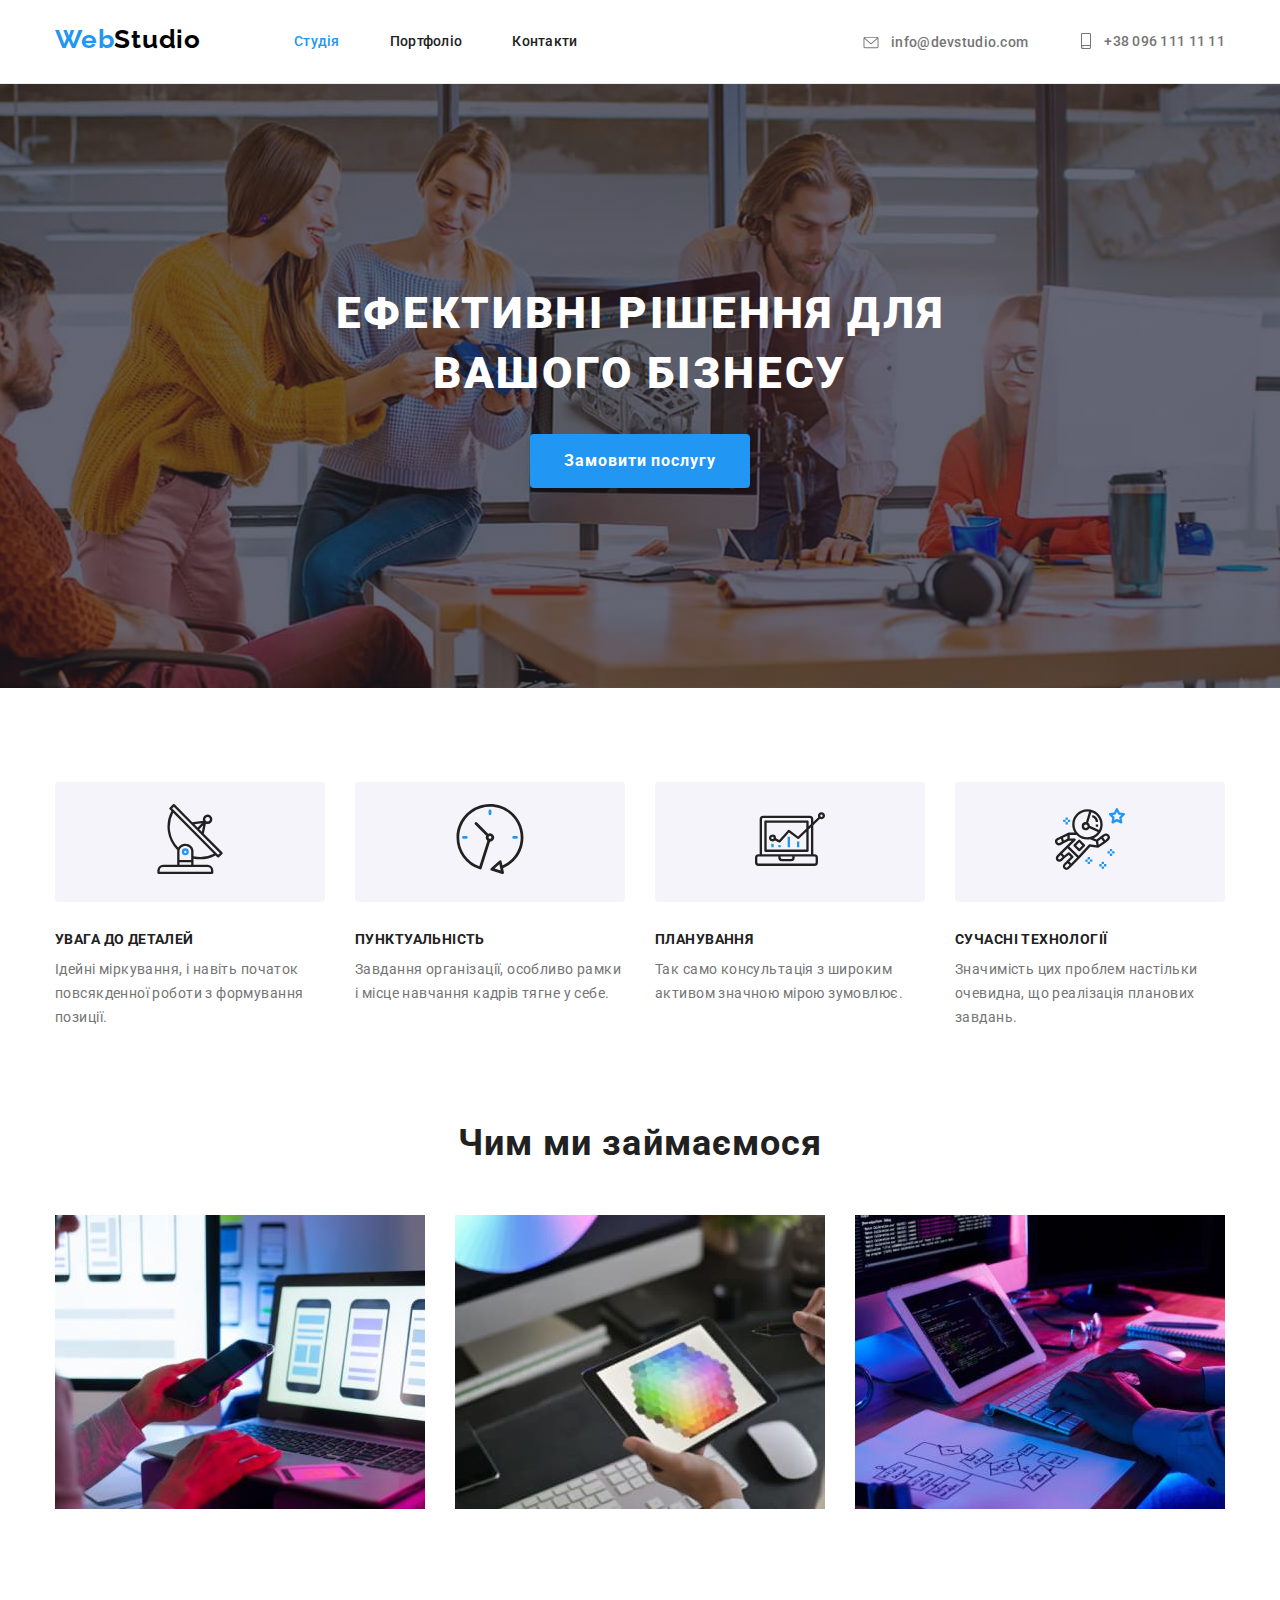
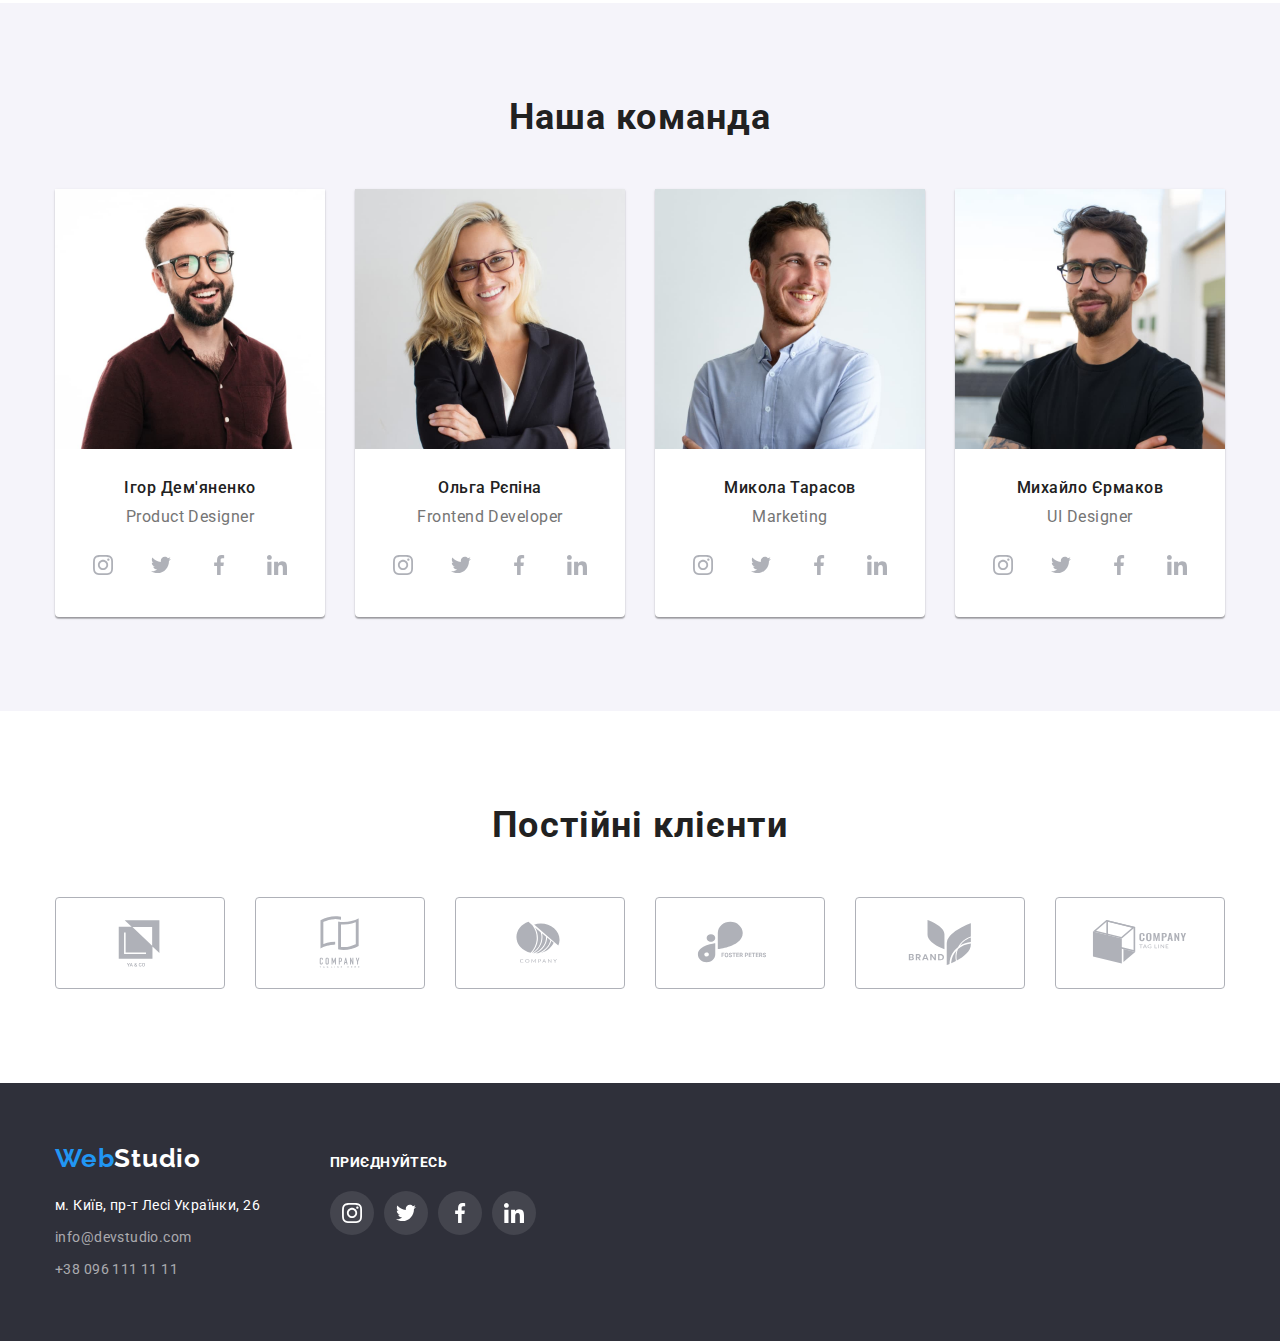
<file: index.html>
<!DOCTYPE html>
<html lang="uk">
  <head>
    <meta charset="UTF-8" />
    <meta http-equiv="X-UA-Compatible" content="IE=edge" />
    <meta name="viewport" content="width=device-width, initial-scale=1.0" />
    <title>Студія</title>
    <link rel="preconnect" href="https://fonts.googleapis.com" />
    <link rel="preconnect" href="https://fonts.gstatic.com" crossorigin />
    <link
      href="https://fonts.googleapis.com/css2?family=Montserrat:wght@400;700&family=Raleway:wght@700&family=Roboto:wght@400;500;700;900&display=swap"
      rel="stylesheet"
    />
    <link
      rel="stylesheet"
      href="https://cdnjs.cloudflare.com/ajax/libs/modern-normalize/1.1.0/modern-normalize.min.css"
    />
    <link rel="stylesheet" href="./css/style.css" />
  </head>
  <body>
    <header class="header-border">
      <div class="container-header container">
        <nav class="container-header">
          <a class="header-logo link" href="#"
            ><span class="logo">Web</span>Studio</a
          >
          <ul class="header-list list">
            <li class="header-item">
              <a class="header-link link current" href="#">Студія</a>
            </li>
            <li class="header-item">
              <a class="header-link link" href="./portfolio.html">Портфоліо</a>
            </li>
            <li class="header-item">
              <a class="header-link link" href="#">Контакти</a>
            </li>
          </ul>
        </nav>
        <ul class="contacts-list list">
          <li class="contacts-item">
            <a class="header-mail link" href="mailto:info@devstudio.com">
              <svg class="header-mail-icon" width="20" height="15">
                <use href="./images1/symbol-defs.svg#icon-envelope"></use>
              </svg>
              info@devstudio.com</a
            >
          </li>
          <li class="contacts-item">
            <a class="header-tel link" href="tel:+380961111111">
              <svg class="header-tel-icon" width="16" height="18">
                <use href="./images1/symbol-defs.svg#icon-smartphone"></use>
              </svg>
              +38 096 111 11 11</a
            >
          </li>
        </ul>
      </div>
    </header>
    <main>
      <section class="main-hero overlay">
        <div class="container">
          <h1 class="hero-text">Ефективні рішення для вашого бізнесу</h1>
          <button class="hero-btn" type="button">Замовити послугу</button>
        </div>
      </section>
      <section class="peculiarities-section section">
        <div class="container">
          <h2 class="visually-hidden">Наші особливості</h2>
          <ul class="peculiarities-list list">
            <li class="peculiarities-item icon-antenna">
              <h3 class="peculiarities">УВАГА ДО ДЕТАЛЕЙ</h3>
              <p class="peculiarities-text">
                Ідейні міркування, і навіть початок повсякденної роботи з
                формування позиції.
              </p>
            </li>
            <li class="peculiarities-item icon-clock">
              <h3 class="peculiarities">ПУНКТУАЛЬНІСТЬ</h3>
              <p class="peculiarities-text">
                Завдання організації, особливо рамки і місце навчання кадрів
                тягне у себе.
              </p>
            </li>
            <li class="peculiarities-item icon-diagrama">
              <h3 class="peculiarities">ПЛАНУВАННЯ</h3>
              <p class="peculiarities-text">
                Так само консультація з широким активом значною мірою зумовлює.
              </p>
            </li>
            <li class="peculiarities-item icon-astronaut">
              <h3 class="peculiarities">СУЧАСНІ ТЕХНОЛОГІЇ</h3>
              <p class="peculiarities-text">
                Значимість цих проблем настільки очевидна, що реалізація
                планових завдань.
              </p>
            </li>
          </ul>
        </div>
      </section>
      <section class="work-section">
        <div class="container">
          <h2 class="work-title">Чим ми займаємося</h2>
          <ul class="work-list list">
            <li class="work-item">
              <img
                src="./images1/studia/about1.jpg"
                alt="комп'ютер1"
                width="370"
                height="294"
              />
            </li>
            <li class="work-item">
              <img
                src="./images1/studia/about2.jpg"
                alt="комп'ютер2"
                width="370"
                height="294"
              />
            </li>
            <li class="work-item">
              <img
                src="./images1/studia/about3.jpg"
                alt="комп'ютер3"
                width="370"
                height="294"
              />
            </li>
          </ul>
        </div>
      </section>
      <section class="main-team">
        <div class="container-team container">
          <h2 class="team">Наша команда</h2>
          <ul class="team-list list">
            <li class="team-item">
              <img
                class="team-photo"
                src="./images1/studia/team1.jpg"
                alt="photo1"
                width="270"
                height="260"
              />
              <div class="subscribe-photo">
                <h3 class="team-name">Ігор Дем'яненко</h3>
                <p class="team-specialist" lang="en">Product Designer</p>
                <ul class="subscribe-soc-list">
                  <li class="subscribe-soc-item">
                    <a class="subscribe-soc-link" href="">
                      <svg class="subscribe-soc-icon" width="20" height="20">
                        <use
                          href="./images1/symbol-defs.svg#icon-instagram"
                        ></use>
                      </svg>
                    </a>
                  </li>
                  <li class="subscribe-soc-item">
                    <a class="subscribe-soc-link" href="">
                      <svg class="subscribe-soc-icon" width="20" height="20">
                        <use
                          href="./images1/symbol-defs.svg#icon-twitter"
                        ></use>
                      </svg>
                    </a>
                  </li>
                  <li class="subscribe-soc-item">
                    <a class="subscribe-soc-link" href="">
                      <svg class="subscribe-soc-icon" width="20" heihgt="20">
                        <use
                          href="./images1/symbol-defs.svg#icon-facebook"
                        ></use>
                      </svg>
                    </a>
                  </li>
                  <li class="subscribe-soc-item">
                    <a class="subscribe-soc-link" href="">
                      <svg class="subscribe-soc-icon" widht="20" height="20">
                        <use
                          href="./images1/symbol-defs.svg#icon-linkedin"
                        ></use>
                      </svg>
                    </a>
                  </li>
                </ul>
              </div>
            </li>
            <li class="team-item">
              <img
                class="team-photo"
                src="./images1/studia/team2.jpg"
                alt="photo2"
                width="270"
                height="260"
              />
              <div class="subscribe-photo">
                <h3 class="team-name">Ольга Рєпіна</h3>
                <p class="team-specialist" lang="en">Frontend Developer</p>
                <ul class="subscribe-soc-list">
                  <li class="subscribe-soc-item">
                    <a class="subscribe-soc-link" href=""
                      ><svg class="subscribe-soc-icon" width="20" height="20">
                        <use
                          href="./images1/symbol-defs.svg#icon-instagram"
                        ></use>
                      </svg>
                    </a>
                  </li>
                  <li class="subscribe-soc-item">
                    <a class="subscribe-soc-link" href=""
                      ><svg class="subscribe-soc-icon" width="20" height="20">
                        <use
                          href="./images1/symbol-defs.svg#icon-twitter"
                        ></use>
                      </svg>
                    </a>
                  </li>
                  <li class="subscribe-soc-item">
                    <a class="subscribe-soc-link" href="">
                      <svg class="subscribe-soc-icon" width="20" heihgt="20">
                        <use
                          href="./images1/symbol-defs.svg#icon-facebook"
                        ></use>
                      </svg>
                    </a>
                  </li>
                  <li class="subscribe-soc-item">
                    <a class="subscribe-soc-link" href=""
                      ><svg class="subscribe-soc-icon" widht="20" height="20">
                        <use
                          href="./images1/symbol-defs.svg#icon-linkedin"
                        ></use>
                      </svg>
                    </a>
                  </li>
                </ul>
              </div>
            </li>
            <li class="team-item">
              <img
                class="team-photo"
                src="./images1/studia/team3.jpg"
                alt="photo3"
                width="270"
                height="260"
              />
              <div class="subscribe-photo">
                <h3 class="team-name">Микола Тарасов</h3>
                <p class="team-specialist" lang="en">Marketing</p>
                <ul class="subscribe-soc-list">
                  <li class="subscribe-soc-item">
                    <a class="subscribe-soc-link" href="">
                      <svg class="subscribe-soc-icon" width="20" height="20">
                        <use
                          href="./images1/symbol-defs.svg#icon-instagram"
                        ></use>
                      </svg>
                    </a>
                  </li>
                  <li class="subscribe-soc-item">
                    <a class="subscribe-soc-link" href="">
                      <svg class="subscribe-soc-icon" width="20" height="20">
                        <use
                          href="./images1/symbol-defs.svg#icon-twitter"
                        ></use>
                      </svg>
                    </a>
                  </li>
                  <li class="subscribe-soc-item">
                    <a class="subscribe-soc-link" href="">
                      <svg class="subscribe-soc-icon" width="20" heihgt="20">
                        <use
                          href="./images1/symbol-defs.svg#icon-facebook"
                        ></use>
                      </svg>
                    </a>
                  </li>
                  <li class="subscribe-soc-item">
                    <a class="subscribe-soc-link" href="">
                      <svg class="subscribe-soc-icon" widht="20" height="20">
                        <use
                          href="./images1/symbol-defs.svg#icon-linkedin"
                        ></use>
                      </svg>
                    </a>
                  </li>
                </ul>
              </div>
            </li>
            <li class="team-item">
              <img
                class="team-photo"
                src="./images1/studia/team4.jpg"
                alt="photo4"
                width="270"
                height="260"
              />
              <div class="subscribe-photo">
                <h3 class="team-name">Михайло Єрмаков</h3>
                <p class="team-specialist" lang="en">UI Designer</p>
                <ul class="subscribe-soc-list">
                  <li class="subscribe-soc-item">
                    <a class="subscribe-soc-link" href="">
                      <svg class="subscribe-soc-icon" width="20" height="20">
                        <use
                          href="./images1/symbol-defs.svg#icon-instagram"
                        ></use>
                      </svg>
                    </a>
                  </li>
                  <li class="subscribe-soc-item">
                    <a class="subscribe-soc-link" href="">
                      <svg class="subscribe-soc-icon" width="20" height="20">
                        <use
                          href="./images1/symbol-defs.svg#icon-twitter"
                        ></use>
                      </svg>
                    </a>
                  </li>
                  <li class="subscribe-soc-item">
                    <a class="subscribe-soc-link" href="">
                      <svg class="subscribe-soc-icon" width="20" heihgt="20">
                        <use
                          href="./images1/symbol-defs.svg#icon-facebook"
                        ></use>
                      </svg>
                    </a>
                  </li>
                  <li class="subscribe-soc-item">
                    <a class="subscribe-soc-link" href="">
                      <svg class="subscribe-soc-icon" widht="20" height="20">
                        <use
                          href="./images1/symbol-defs.svg#icon-linkedin"
                        ></use>
                      </svg>
                    </a>
                  </li>
                </ul>
              </div>
            </li>
          </ul>
        </div>
      </section>
      <section class="clients-section">
        <div class="clients-conteiner container">
          <h2 class="clients-had">Постійні клієнти</h2>
          <ul class="clients-list">
            <li class="clients-item">
              <a class="clients-link" href="">
                <svg class="clients-icon" width="106" height="60">
                  <use href="./images1/symbol-defs.svg#icon-Logoyasco"></use>
                </svg>
              </a>
            </li>
            <li class="clients-item">
              <a class="clients-link" href="">
                <svg class="clients-icon" width="106" height="60">
                  <use href="./images1/symbol-defs.svg#icon-logocompany"></use>
                </svg>
              </a>
            </li>
            <li class="clients-item">
              <a class="clients-link" href="">
                <svg class="clients-icon" width="106" height="60">
                  <use href="./images1/symbol-defs.svg#icon-Logocircle"></use>
                </svg>
              </a>
            </li>
            <li class="clients-item">
              <a class="clients-link" href="">
                <svg class="clients-icon" width="106" height="60">
                  <use href="./images1/symbol-defs.svg#icon-Logofoster"></use>
                </svg>
              </a>
            </li>
            <li class="clients-item">
              <a class="clients-link" href="">
                <svg class="clients-icon" width="106" height="60">
                  <use href="./images1/symbol-defs.svg#icon-Logobrand"></use>
                </svg>
              </a>
            </li>
            <li class="clients-item">
              <a class="clients-link" href="">
                <svg class="clients-icon" width="106" height="60">
                  <use href="./images1/symbol-defs.svg#icon-Logobox"></use>
                </svg>
              </a>
            </li>
          </ul>
        </div>
      </section>
    </main>
    <footer class="footer">
      <div class="main-footer-container container">
        <div class="footer-container">
          <a class="logo-footer-link link" href="logo"
            ><span class="logo-footer"> Web</span>Studio</a
          >
          <address class="address-footer">
            <ul class="address-footer-list list">
              <li class="address-item">
                <a
                  class="address-footer-link link"
                  href="https://goo.gl/maps/zmmdoykXrFigJxoHA"
                  target="_blank"
                  rel="nooper noreferer notofollow"
                  >м. Київ, пр-т Лесі Українки, 26
                </a>
              </li>
              <li class="mail-footer-item">
                <a class="mail-footer link" href="mailto:info@devstudio.com"
                  >info@devstudio.com</a
                >
              </li>
              <li class="tel-footer-item">
                <a class="tel-footer link" href="tel:+380961111111"
                  >+38 096 111 11 11</a
                >
              </li>
            </ul>
          </address>
        </div>
        <div class="joing-conteiner">
          <h2 class="joing-head">приєднуйтесь</h2>
          <ul class="joing-list">
            <li class="joing-item">
              <a class="joing-link" href="">
                <svg class="joing-icon" width="20" height="20">
                  <use href="./images1/symbol-defs.svg#icon-instagram"></use>
                </svg>
              </a>
            </li>
            <li class="joing-item">
              <a class="joing-link" href="">
                <svg class="joing-icon" width="20" height="20">
                  <use href="./images1/symbol-defs.svg#icon-twitter"></use>
                </svg>
              </a>
            </li>
            <li class="joing-item">
              <a class="joing-link" href="">
                <svg class="joing-icon" width="20" height="20">
                  <use href="./images1/symbol-defs.svg#icon-facebook"></use>
                </svg>
              </a>
            </li>
            <li class="joing-item">
              <a class="joing-link" href="">
                <svg class="joing-icon" width="20" height="20">
                  <use href="./images1/symbol-defs.svg#icon-linkedin"></use>
                </svg>
              </a>
            </li>
          </ul>
        </div>
      </div>
    </footer>
  </body>
</html>
</file>
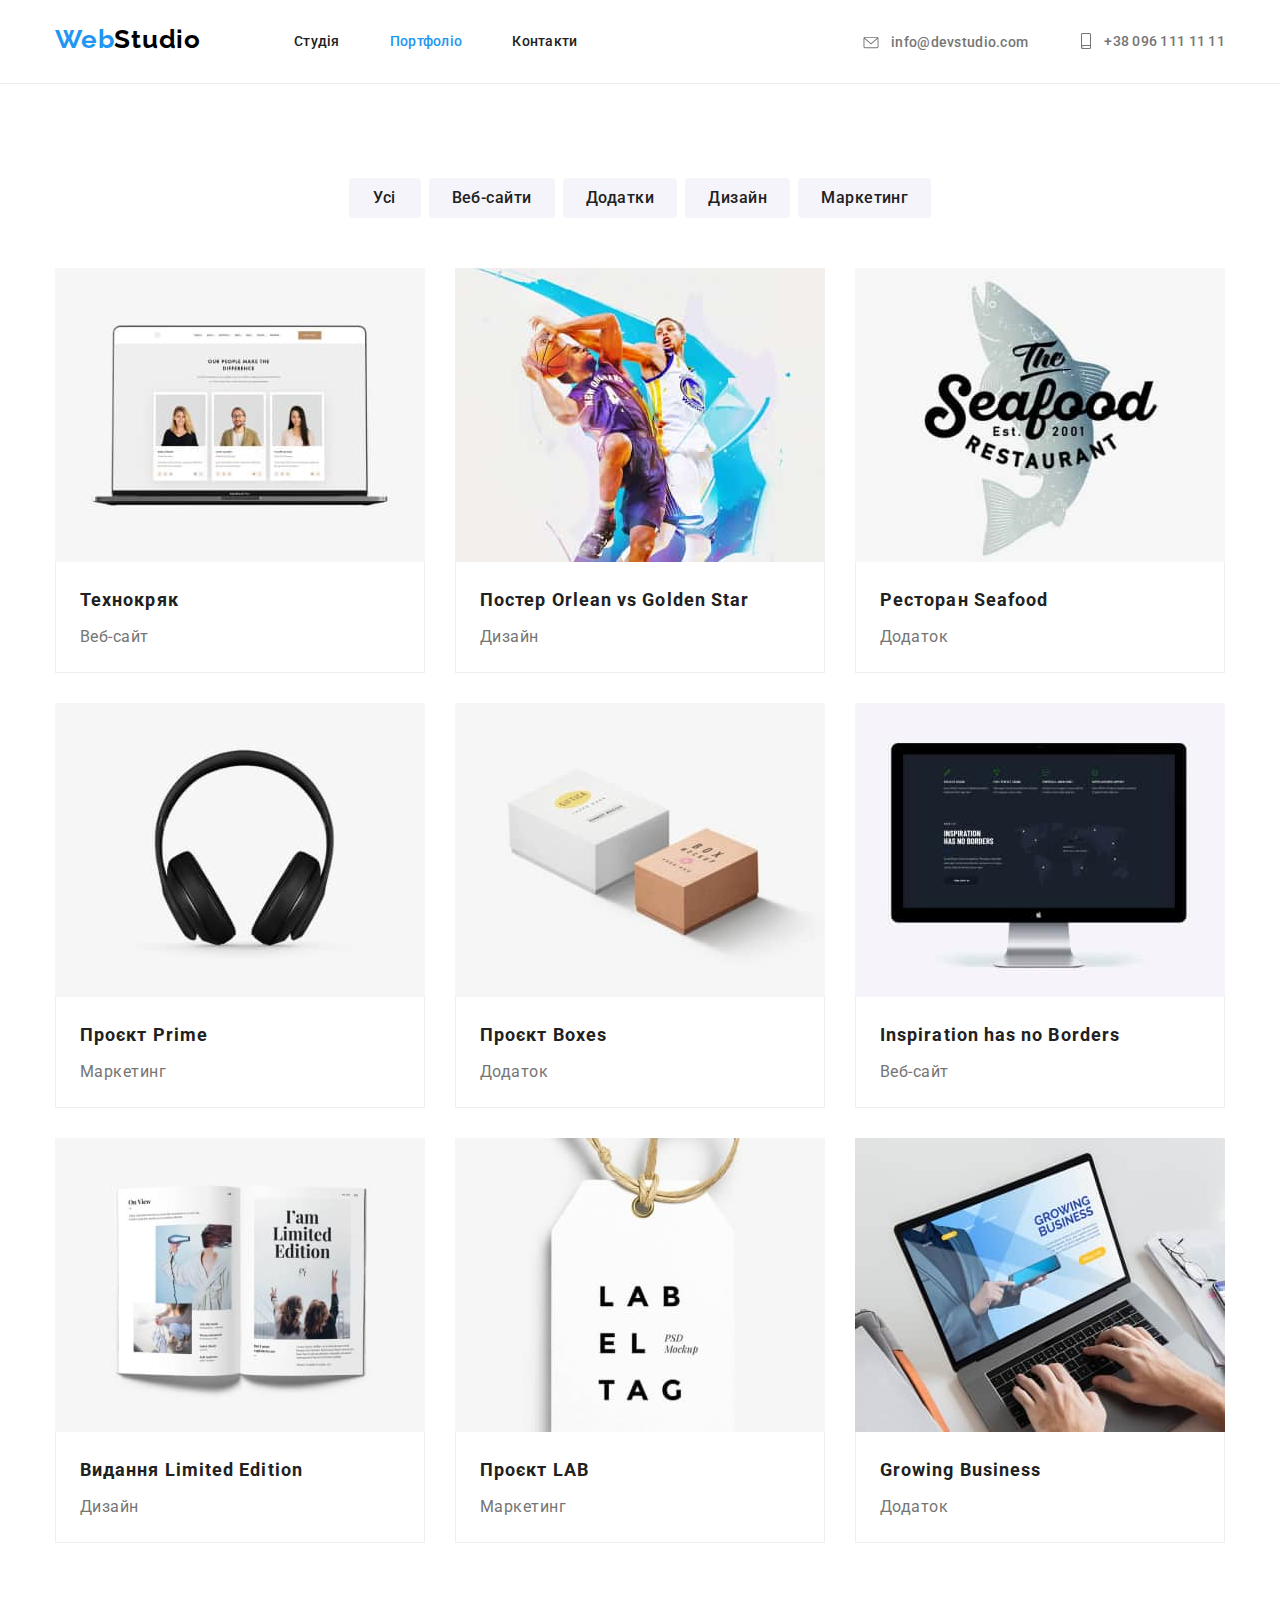
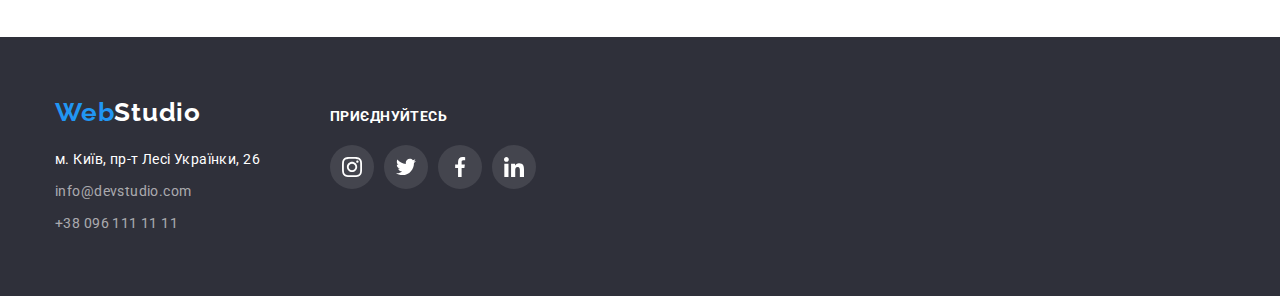
<file: portfolio.html>
<!DOCTYPE html>
<html lang="uk">
  <head>
    <meta charset="UTF-8" />
    <meta http-equiv="X-UA-Compatible" content="IE=edge" />
    <meta name="viewport" content="width=device-width, initial-scale=1.0" />
    <title>Студія</title>
    <link rel="preconnect" href="https://fonts.googleapis.com" />
    <link rel="preconnect" href="https://fonts.gstatic.com" crossorigin />
    <link
      href="https://fonts.googleapis.com/css2?family=Montserrat:wght@400;700&family=Raleway:wght@700&family=Roboto:wght@400;500;700;900&display=swap"
      rel="stylesheet"
    />
    <link
      rel="stylesheet"
      href="https://cdnjs.cloudflare.com/ajax/libs/modern-normalize/1.1.0/modern-normalize.min.css"
    />
    <link rel="stylesheet" href="./css/style.css" />
  </head>
  <body>
    <header class="header-border">
      <div class="container-header container">
        <nav class="container-header">
          <a class="header-logo link" href="./index.html"
            ><span class="logo">Web</span>Studio</a
          >
          <ul class="header-list list">
            <li class="header-item">
              <a class="header-link link" href="./index.html">Студія</a>
            </li>
            <li class="header-item">
              <a class="header-link link current" href="./portfolio.html"
                >Портфоліо</a
              >
            </li>
            <li class="header-item">
              <a class="header-link link" href="#">Контакти</a>
            </li>
          </ul>
        </nav>
        <ul class="contacts-list list">
          <li class="contacts-item">
            <a class="header-mail link" href="mailto:info@devstudio.com">
              <svg class="header-mail-icon" width="20" height="15">
                <use href="./images1/symbol-defs.svg#icon-envelope"></use>
              </svg>
              info@devstudio.com</a
            >
          </li>
          <li class="contacts-item">
            <a class="header-tel link" href="tel:+380961111111">
              <svg class="header-tel-icon" width="16" height="18">
                <use href="./images1/symbol-defs.svg#icon-smartphone"></use>
              </svg>
              +38 096 111 11 11</a
            >
          </li>
        </ul>
      </div>
    </header>
    <main>
      <section class="portfolio section">
        <div class="container">
          <h1 class="visually-hidden">Portfolio</h1>
          <ul class="button-list list">
            <li class="button-item">
              <button class="button-name" type="button">Усі</button>
            </li>
            <li class="button-item">
              <button class="button-name" type="button">Веб-сайти</button>
            </li>
            <li class="button-item">
              <button class="button-name" type="button">Додатки</button>
            </li>
            <li class="button-item">
              <button class="button-name" type="button">Дизайн</button>
            </li>
            <li class="button-item">
              <button class="button-name" type="button">Маркетинг</button>
            </li>
          </ul>
          <ul class="portfolio-list list">
            <li class="portfolio-item">
              <a class="portfolio-link link" href="#">
                <img
                  src="./images1/portfolio/img1.jpg"
                  alt="website"
                  width="370"
                  height="294"
                />
                <div class="portfolio-description">
                  <h2 class="portfolio-title">Технокряк</h2>
                  <p class="portfolio-text">Веб-сайт</p>
                </div>
              </a>
            </li>
            <li class="portfolio-item">
              <a class="portfolio-link link" href="#">
                <img
                  src="./images1/portfolio/img2.jpg"
                  alt="basketball"
                  width="370"
                  height="294"
                />
                <div class="portfolio-description">
                  <h2 class="portfolio-title">
                    Постер <span lang="en">Orlean vs Golden Star</span>
                  </h2>
                  <p class="portfolio-text">Дизайн</p>
                </div>
              </a>
            </li>
            <li class="portfolio-item">
              <a class="portfolio-link link" href="#">
                <img
                  src="./images1/portfolio/img3.jpg"
                  alt="restaurant"
                  width="370"
                  height="294"
                />
                <div class="portfolio-description">
                  <h2 class="portfolio-title">
                    Ресторан <span lang="en">Seafood</span>
                  </h2>
                  <p class="portfolio-text">Додаток</p>
                </div>
              </a>
            </li>
            <li class="portfolio-item">
              <a class="portfolio-link link" href="#">
                <img
                  src="./images1/portfolio/img4.jpg"
                  alt="headphones"
                  width="370"
                  height="294"
                />
                <div class="portfolio-description">
                  <h2 class="portfolio-title">
                    Проєкт <span lang="en">Prime</span>
                  </h2>
                  <p class="portfolio-text">Маркетинг</p>
                </div>
              </a>
            </li>
            <li class="portfolio-item">
              <a class="portfolio-link link" href="#">
                <img
                  src="./images1/portfolio/img5.jpg"
                  alt="boxes"
                  width="370"
                  height="294"
                />
                <div class="portfolio-description">
                  <h2 class="portfolio-title">
                    Проєкт <span lang="en">Boxes</span>
                  </h2>
                  <p class="portfolio-text">Додаток</p>
                </div>
              </a>
            </li>
            <li class="portfolio-item">
              <a class="portfolio-link link" href="#">
                <img
                  src="./images1/portfolio/img6.jpg"
                  alt="monitor"
                  width="370"
                  height="294"
                />
                <div class="portfolio-description">
                  <h2 class="portfolio-title" lang="en">
                    Inspiration has no Borders
                  </h2>
                  <p class="portfolio-text">Веб-сайт</p>
                </div>
              </a>
            </li>
            <li class="portfolio-item">
              <a class="portfolio-link link" href="#">
                <img
                  src="./images1/portfolio/img7.jpg"
                  alt="magazine"
                  width="370"
                  height="294"
                />
                <div class="portfolio-description">
                  <h2 class="portfolio-title">
                    Видання <span lang="en">Limited Edition</span>
                  </h2>
                  <p class="portfolio-text">Дизайн</p>
                </div>
              </a>
            </li>
            <li class="portfolio-item">
              <a class="portfolio-link link" href="#">
                <img
                  src="./images1/portfolio/img8.jpg"
                  alt="label"
                  width="370"
                  height="294"
                />
                <div class="portfolio-description">
                  <h2 class="portfolio-title">
                    Проєкт <span lang="en">LAB</span>
                  </h2>
                  <p class="portfolio-text">Маркетинг</p>
                </div>
              </a>
            </li>
            <li class="portfolio-item">
              <a class="portfolio-link link" href="#">
                <img
                  src="./images1/portfolio/img9.jpg"
                  alt="bussines"
                  width="370"
                  height="294"
                />
                <div class="portfolio-description">
                  <h2 class="portfolio-title" lang="en">Growing Business</h2>
                  <p class="portfolio-text">Додаток</p>
                </div>
              </a>
            </li>
          </ul>
        </div>
      </section>
    </main>
    <footer class="footer">
      <div class="main-footer-container container">
        <div class="footer-container">
          <a class="logo-footer-link link" href="logo"
            ><span class="logo-footer"> Web</span>Studio</a
          >
          <address class="address-footer">
            <ul class="address-footer-list list">
              <li class="address-item">
                <a
                  class="address-footer-link link"
                  href="https://goo.gl/maps/zmmdoykXrFigJxoHA"
                  target="_blank"
                  rel="nooper noreferer notofollow"
                  >м. Київ, пр-т Лесі Українки, 26
                </a>
              </li>
              <li class="mail-footer-item">
                <a class="mail-footer link" href="mailto:info@devstudio.com"
                  >info@devstudio.com</a
                >
              </li>
              <li class="tel-footer-item">
                <a class="tel-footer link" href="tel:+380961111111"
                  >+38 096 111 11 11</a
                >
              </li>
            </ul>
          </address>
        </div>
        <div class="joing-conteiner">
          <h2 class="joing-head">приєднуйтесь</h2>
          <ul class="joing-list">
            <li class="joing-item">
              <a class="joing-link" href="">
                <svg class="joing-icon" width="20" height="20">
                  <use href="./images1/symbol-defs.svg#icon-instagram"></use>
                </svg>
              </a>
            </li>
            <li class="joing-item">
              <a class="joing-link" href="">
                <svg class="joing-icon" width="20" height="20">
                  <use href="./images1/symbol-defs.svg#icon-twitter"></use>
                </svg>
              </a>
            </li>
            <li class="joing-item">
              <a class="joing-link" href="">
                <svg class="joing-icon" width="20" height="20">
                  <use href="./images1/symbol-defs.svg#icon-facebook"></use>
                </svg>
              </a>
            </li>
            <li class="joing-item">
              <a class="joing-link" href="">
                <svg class="joing-icon" width="20" height="20">
                  <use href="./images1/symbol-defs.svg#icon-linkedin"></use>
                </svg>
              </a>
            </li>
          </ul>
        </div>
      </div>
    </footer>
  </body>
</html>
</file>
<file: css/style.css>
html {
  box-sizing: border-box;
}
*. .::before,
.::after {
  box-sizing: inherit;
}
:root {
  --accent-color: #2196f3;
  --text-color: #757575;
  --background-color: #ffffff;
  --headertext-color: #212121;
  --color-footer: rgba(255, 255, 255, 0.6);
  --background-color-footer-main: #2f303a;
  --background-color-mainteam: #f5f4fa;
  --button-backgroud-color: #188ce8;
}

body {
  font-family: "Roboto", sans-serif;
  color: var(--headertext-color);
  background-color: var(--background-color);
}
.list {
  list-style: none;
  margin: 0px;
  padding: 0px;
}
.link {
  text-decoration: none;
}
.container {
  width: 1200px;
  padding-left: 15px;
  padding-right: 15px;
  margin-right: auto;
  margin-left: auto;
}
.center {
  text-align: center;
}
.section {
  padding-bottom: 94px;
  padding-top: 94px;
}
h1,
h2,
h3,
h4,
h5,
p {
  margin: 0px;
}
img {
  display: block;
  max-width: 100%;
}
ul {
  list-style: none;
  margin: 0px;
  padding: 0px;
}
/*------HEADER----*/
.header-border {
  border-bottom: 1px solid #ececec;
}
.container-header {
  display: flex;

  /* display: flex; 
  align-items: center;*/
}
.header-logo {
  padding-top: 24px;
  padding-bottom: 24px;
  margin-left: 0px;
  margin-right: 93px;
  display: block;
  font-family: "Raleway", sans-serif;
  font-style: normal;
  font-weight: 700;
  font-size: 26px;
  line-height: 1.19;
  letter-spacing: 0.03em;
  color: #000000;
}
.logo {
  font-family: "Raleway";
  font-weight: 700;
  font-size: 26px;
  line-height: 1.19;
  letter-spacing: 0.03em;
  color: var(--accent-color);
}
.header-list {
  display: flex;
  align-items: center;
}
/*.header-item {
  margin-right: 50px;
}
.header-list .header-item:last-child {
  margin-right: 0px;*
}*/
.header-list .header-item:not(:last-child) {
  margin-right: 50px;
}
.header-item {
}
.header-link {
  display: block;
  padding-top: 32px;
  padding-bottom: 32px;
  font-weight: 500;
  font-size: 14px;
  line-height: 1.14;
  letter-spacing: 0.02em;
  color: var(--headertext-color);
}
.header-link:hover,
.header-link:focus {
  color: var(--accent-color);
}
.header-link.link.current {
  color: var(--accent-color);
}
/*------contact list-------*/
.header-address {
  margin-left: auto;
}
.contacts-list {
  display: flex;
  margin-left: auto;
  align-items: baseline;
}
.contacts-list .contacts-item + .contacts-item {
  margin-left: 50px;
}
.contacts-item {
}
/*.header-mail::before {
  display: inline-block;
  content: " ";
  width: 16px;
  height: 12px;
  margin-right: 10px;
  background-color: red;
}*/
.header-mail {
  display: flex;
  padding-top: 32px;
  padding-bottom: 32px;
  font-weight: 500;
  font-size: 14px;
  line-height: 1.14;
  letter-spacing: 0.02em;
  color: var(--text-color);
  text-align: center;
}
.header-mail {
  fill: var(--text-color);
}
.header-mail:hover,
.header-mail:focus {
  color: var(--accent-color);
  fill: var(--accent-color);
}
.header-mail-icon {
  display: flex;
  margin-right: 10px;
}
/*.header-tel::before {
  display: inline-block;
  content: " ";
  width: 10px;
  height: 16px;
  margin-right: 10px;
  background-color: red;
}*/
.header-tel-icon {
  margin-right: 10px;
  display: flex;
}
.header-tel {
  display: flex;
  padding-top: 32px;
  padding-bottom: 32px;
  font-weight: 500;
  font-size: 14px;
  line-height: 1.14;
  letter-spacing: 0.02em;
  color: var(--text-color);
  fill: var(--text-color);

  align-content: center;
  align-items: flex-end;
}
.header-tel:hover,
.header-tel:focus {
  color: var(--accent-color);
  fill: var(--accent-color);
}
/*------Main section----*/
.overlay {
  max-width: 1600px;

  margin-left: auto;
  margin-right: auto;
  background-image: linear-gradient(
      to right,
      rgba(47, 48, 58, 0.4),
      rgba(47, 48, 58, 0.4)
    ),
    url("../images1/studia/herojpg1.jpg");
  background-repeat: no-repeat;
  background-position: center;
  background-size: cover;
}
.main-hero {
  padding-top: 200px;
  padding-bottom: 200px;
  text-align: center;
  background-color: #c4c4c4;
}
.hero-text {
  margin-left: auto;
  margin-right: auto;
  width: 696px;
  margin-bottom: 30px;
  margin-top: 0px;
  font-weight: 900;
  font-size: 44px;
  line-height: 1.36;
  letter-spacing: 0.06em;
  text-transform: uppercase;
  color: var(--background-color);
}
.hero-btn {
  border-radius: 4px;
  border-color: transparent;
  padding: 10px 32px;
  text-align: center;
  font-family: inherit;
  font-weight: 700;
  font-size: 16px;
  line-height: 1.88;
  letter-spacing: 0.06em;
  color: var(--background-color);
  background-color: var(--accent-color);
  box-shadow: 0px 4px 4px rgba(0, 0, 0, 0.15);

  cursor: pointer;
}
.hero-btn:hover,
.hero-btn:focus {
  background-color: var(--button-backgroud-color);
}
/*------Section peculiarities-----*/
.peculiarities-section {
}
.visually-hidden {
  position: absolute;
  white-space: nowrap;
  width: 1px;
  height: 1px;
  overflow: hidden;
  border: 0;
  padding: 0;
  clip: rect(0 0 0 0);
  clip-path: inset(50%);
  margin: -1px;
}
.peculiarities {
  margin-bottom: 10px;
  margin-top: 0px;
  font-weight: 700;
  font-size: 14px;
  line-height: 1.14;
  letter-spacing: 0.03em;
  text-transform: uppercase;
  color: var(--headertext-color);
}
.peculiarities-list {
  display: flex;
}
.peculiarities-list .peculiarities-item + .peculiarities-item {
  margin-left: 30px;
}
.peculiarities-item {
  flex-basis: calc((100% - 3 * 30px) / 4);
  display: block;
}
.peculiarities-item::before {
  display: flex;
  content: " ";
  height: 120px;
  background-color: var(--background-color-mainteam);
  border-radius: 4px;
  margin-bottom: 30px;
  background-size: contain;
  background-repeat: no-repeat;
  background-position: center;
  justify-content: center;
  align-content: stretch;
  align-items: center;
}
.icon-antenna::before {
  content: url("../images1/antenag.svg");
}
.icon-clock::before {
  content: url("../images1/clock1.svg");
}
.icon-diagrama::before {
  content: url("../images1/diagram1.svg");
}
.icon-astronaut::before {
  content: url("../images1/astronaut1.svg");
}

.peculiarities-text {
  font-size: 14px;
  line-height: 1.71;
  letter-spacing: 0.03em;
  color: var(--text-color);
  margin: 0px;
}
/*----Work section-----*/
.work-section {
  padding-bottom: 94px;
}
.work-title {
  margin-bottom: 50px;
  margin-top: 0px;
  font-weight: 700;
  font-size: 36px;
  line-height: 1.16;
  text-align: center;
  letter-spacing: 0.03em;
  color: var(--headertext-color);
}
.work-list {
  display: flex;
}
.work-list .work-item + .work-item {
  margin-left: 30px;
}
/*--------TEAM-----*/
.main-team {
  margin-top: 0px;
  padding-bottom: 94px;
  padding-top: 94px;
  background-color: var(--background-color-mainteam);
}
.container-team {
  text-align: center;
  margin-bottom: 0px;
}
.team {
  margin-bottom: 50px;
  margin-top: 0px;
  font-weight: 700;
  font-size: 36px;
  line-height: 1.16;
  text-align: center;
  letter-spacing: 0.03em;
  color: var(--headertext-color);
}
.team-list {
  display: flex;
}

.team-list .team-item + .team-item {
  margin-left: 30px;
}
.team-item {
  width: 270px;
  height: 428px;
  background-color: var(--background-color);
  box-shadow: 0px 1px 3px rgba(0, 0, 0, 0.12), 0px 1px 1px rgba(0, 0, 0, 0.14),
    0px 2px 1px rgba(0, 0, 0, 0.2);
  border-radius: 0px 0px 4px 4px;
}
.team-photo {
}
.subscribe-photo {
  padding: 30px 10px;
}
.team-name {
  margin-top: 0px;
  margin-bottom: 10px;
  font-weight: 500;
  font-size: 16px;
  line-height: 1.18;
  letter-spacing: 0.03em;
  color: var(--headertext-color);
}
.team-specialist {
  margin-top: 0px;
  font-size: 16px;
  line-height: 1.18;
  letter-spacing: 0.03em;
  color: var(--text-color);
  margin-bottom: 16px;
}
.subscribe-soc-item {
  display: inline-block;
  width: 44px;
  height: 44px;
  border-radius: 50%;
  background-size: contain;
}
.subscribe-soc-list .subscribe-soc-item + .subscribe-soc-item {
  margin-left: 10px;
}
.subscribe-soc-link {
  width: 44px;
  height: 44px;
  border-radius: 50%;
  display: flex;
  align-items: center;
  justify-content: center;
  fill: #afb1b8;
  background-color: var(--background-color);
}
.subscribe-soc-link:hover,
.subscribe-soc-link:focus {
  background-color: var(--accent-color);
  fill: var(--background-color);
}

.subscribe-soc-icon {
  content: "";
  width: 20px;
  height: 20px;
}
/*-----------Clients--------*/
.clients-had {
  font-weight: 700;
  font-size: 36px;
  line-height: 1.16;
  text-align: center;
  letter-spacing: 0.03em;
  margin-bottom: 50px;
}
.clients-section {
  padding-top: 94px;
  padding-bottom: 94px;
}
.clients-list {
  display: flex;
}
.clients-list .clients-item + .clients-item {
  margin-left: 30px;
}
.clients-item {
  flex-basis: calc((100% - 5 * 30px) / 6);
}

.clients-link {
  display: flex;
  align-items: center;
  justify-content: center;
  height: 92px;
  fill: #afb1b8;
  border: 1px solid #afb1b8;
  border-radius: 4px;
}
.clients-icon {
}
.clients-link:hover,
.clients-link:focus {
  fill: var(--accent-color);
  border: 1px solid var(--accent-color);
}

/*----------Portfolio------*/

.button-list {
  display: flex;
  justify-content: center;
  margin-bottom: 50px;
}
.button-list .button-item + .button-item {
  margin-left: 8px;
}
.button-item {
  font-family: inherit;
  font-style: normal;
  font-weight: 500;
  font-size: 16px;
  line-height: 1.62;
  letter-spacing: 0.03em;
  color: var(--background-color);
}
.button-name {
  min-width: 72px;
  border-radius: 4px;
  border: 1px solid transparent;
  padding: 6px 22px;
  font-family: inherit;
  font-style: normal;
  font-weight: 500;
  font-size: 16px;
  line-height: 1.62;
  letter-spacing: 0.03em;
  color: var(--headertext-color);
  cursor: pointer;
  background-color: var(--background-color-mainteam);
}
.button-name:hover,
.button-name:focus {
  color: var(--background-color);
  background-color: var(--accent-color);
  box-shadow: 0px 3px 1px rgba(0, 0, 0, 0.1), 0px 1px 2px rgba(0, 0, 0, 0.08),
    0px 2px 2px rgba(0, 0, 0, 0.12);
}
.button-name primery {
  background-color: F5F4FA;
  color: var(--headertext-color);
}
.button-name secondary {
  background-color: var(--accent-color);
  color: var(--background-color);
}
.portfolio {
}
.portfolio-list {
  display: flex;
  flex-wrap: wrap;
  margin-top: -30px;
  margin-left: -30px;
}
.portfolio-item {
  flex-basis: calc(100% / 3 - 30px);
  margin-left: 30px;
  margin-top: 30px;
}
.portfolio-link:hover,
.portfolio-link:focus {
  box-shadow: 0px 1px 1px rgba(0, 0, 0, 0.12), 0px 4px 4px rgba(0, 0, 0, 0.06),
    1px 4px 6px rgba(0, 0, 0, 0.16);
}

/*.portfolio-list .portfolio-item + .portfolio-item {
  margin-left: 30px;
}
.portfolio-list .portfolio-item + .portfolio-item {
  margin-bottom: 30px;
}

/*.portfolio-list .portfolio-item:nth-last-child(3n) {
  margin-right: 0px;
}
/*.portfolio-item {
  width: calc((100%-60px) / 3);
  margin-right: 30px;
}
.portfolio-item:nth-child(3n) {
  margin-right: 0px;
}
*/
.portfolio-link {
  display: block;
}
.portfolio-description {
  padding-top: 20px;
  padding-bottom: 20px;
  padding-left: 24px;
  padding-right: 24px;
  border-bottom: 1px solid #eeeeee;
  border-left: 1px solid #eeeeee;
  border-right: 1px solid #eeeeee;

  background-color: var(--background-color);
}
.portfolio-title {
  margin-bottom: 4px;
  font-weight: 700;
  font-size: 18px;
  line-height: 2;
  letter-spacing: 0.06em;
  color: var(--headertext-color);
}
.portfolio-text {
  font-size: 16px;
  line-height: 1.88;
  letter-spacing: 0.03em;
  color: var(--text-color);
}
/*--------FOOTER--------*/

.footer {
  display: flex;
  padding-top: 60px;
  padding-bottom: 60px;
  background: var(--background-color-footer-main);
}
.main-footer-container {
  display: flex;
  align-items: baseline;
}
.footer-container {
}

.logo-footer-link {
  display: block;
  margin-bottom: 20px;
  font-family: "Raleway";
  font-style: normal;
  font-weight: 700;
  font-size: 26px;
  line-height: 1.19;
  letter-spacing: 0.03em;
  color: var(--background-color);
}

.logo-footer {
  color: var(--accent-color);
}
.address-footer {
  font-style: normal;
}
.address-footer-list {
}

.address-item {
  margin-bottom: 8px;
}
.address-footer-link {
  font-style: normal;
  font-size: 14px;
  line-height: 1.71;
  letter-spacing: 0.03em;
  color: var(--background-color);
}
.address-footer-link:hover,
.address-footer-link:focus {
  color: var(--accent-color);
}
.mail-footer-item {
  margin-bottom: 8px;
}
.mail-footer {
  margin-bottom: 8px;
  font-style: normal;
  font-size: 14px;
  line-height: 1.71;
  letter-spacing: 0.03em;
  color: var(--color-footer);
  text-decoration: none;
}
.mail-footer:hover,
.mail-footer:focus {
  color: var(--accent-color);
}
.tel-footer-item {
}
.tel-footer {
  font-style: normal;
  font-size: 14px;
  line-height: 1.71;
  letter-spacing: 0.03em;
  color: var(--color-footer);
}
.tel-footer:hover,
.tel-footer:focus {
  color: var(--accent-color);
}
/*-----Joing----*/
.joing-conteiner {
  margin-left: 70px;
}
.joing-head {
  font-weight: 700;
  font-size: 14px;
  line-height: 1.14;
  letter-spacing: 0.03em;
  text-transform: uppercase;
  color: var(--background-color);
  margin-bottom: 20px;
}
.joing-list {
  display: flex;
}
.joing-item {
  display: inline-block;
}
.joing-list .joing-item + .joing-item {
  margin-left: 10px;
}

.joing-link {
  width: 44px;
  height: 44px;
  border-radius: 50%;
  display: flex;
  align-items: center;
  justify-content: center;
  fill: var(--background-color);
  background: rgba(255, 255, 255, 0.1);
}
.joing-link:hover,
.joing-link:focus {
  background-color: var(--accent-color);
}
.joing-icon {
}
</file>
